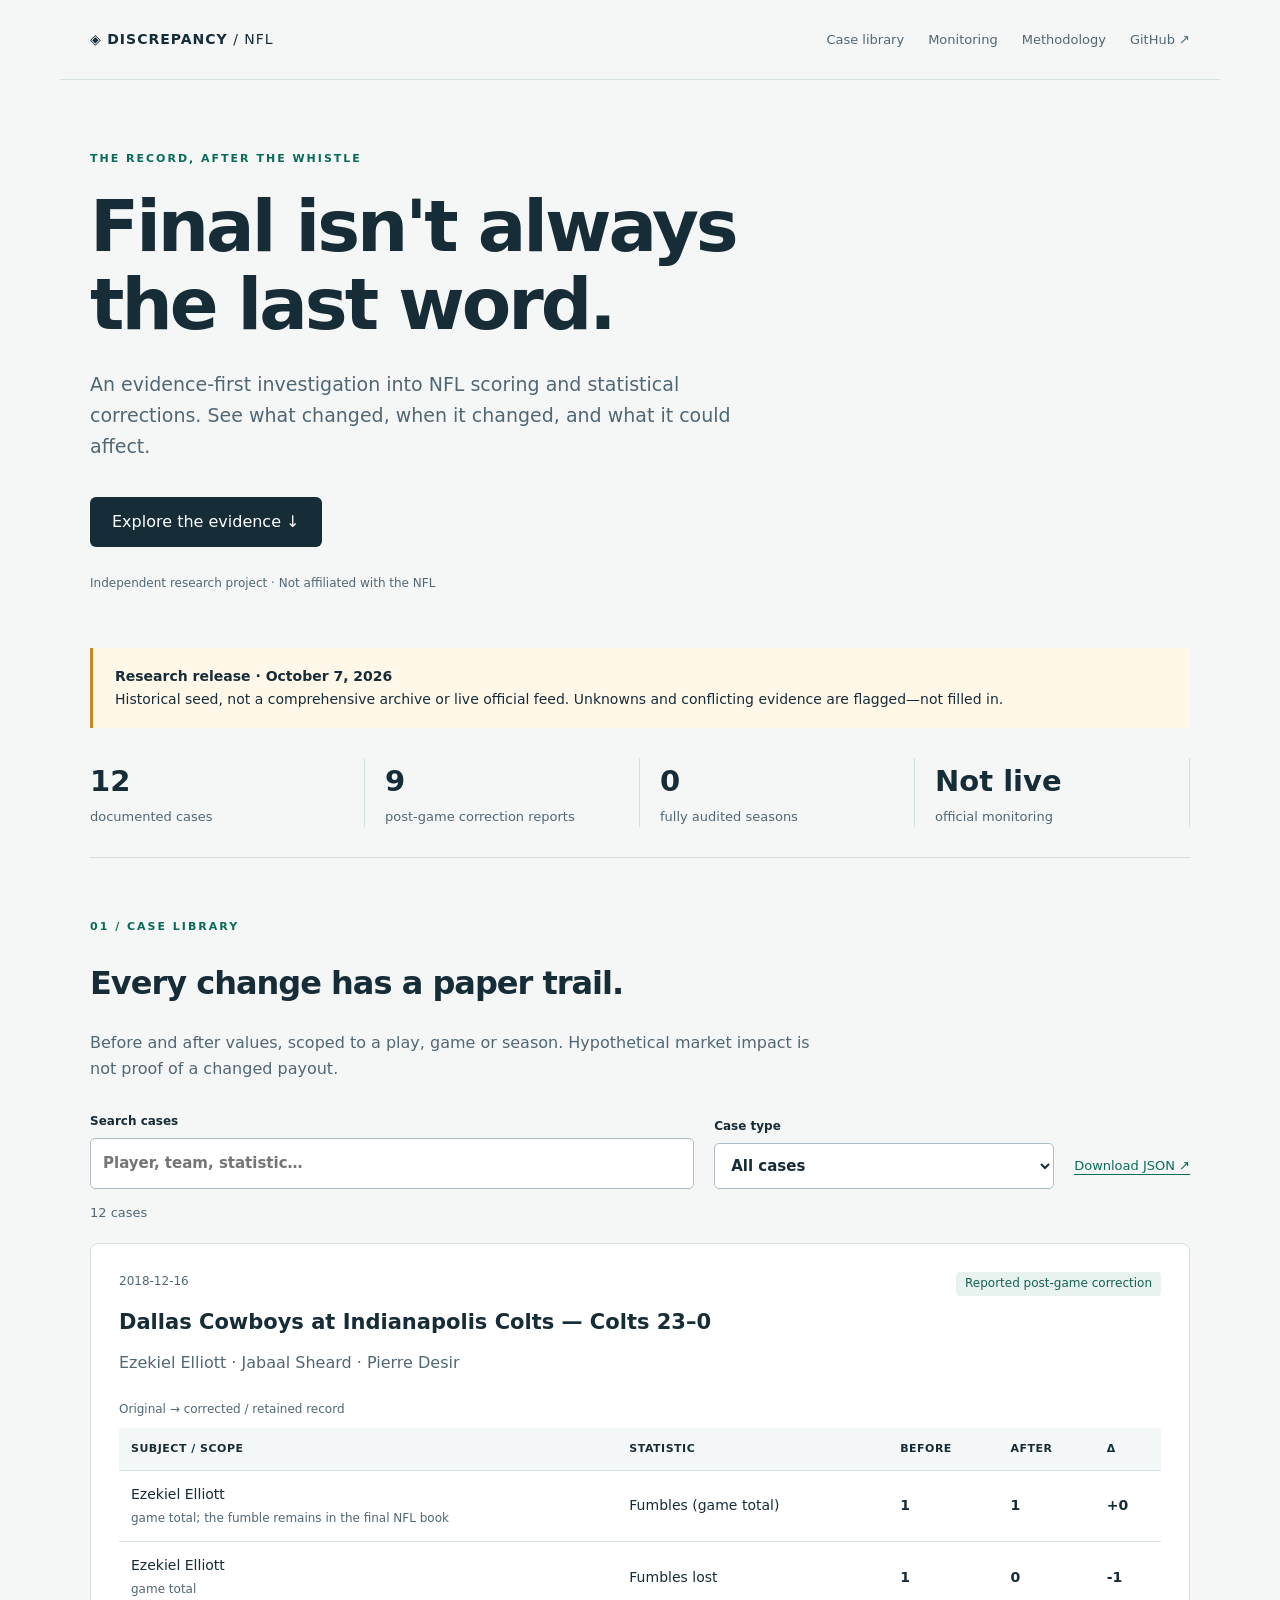
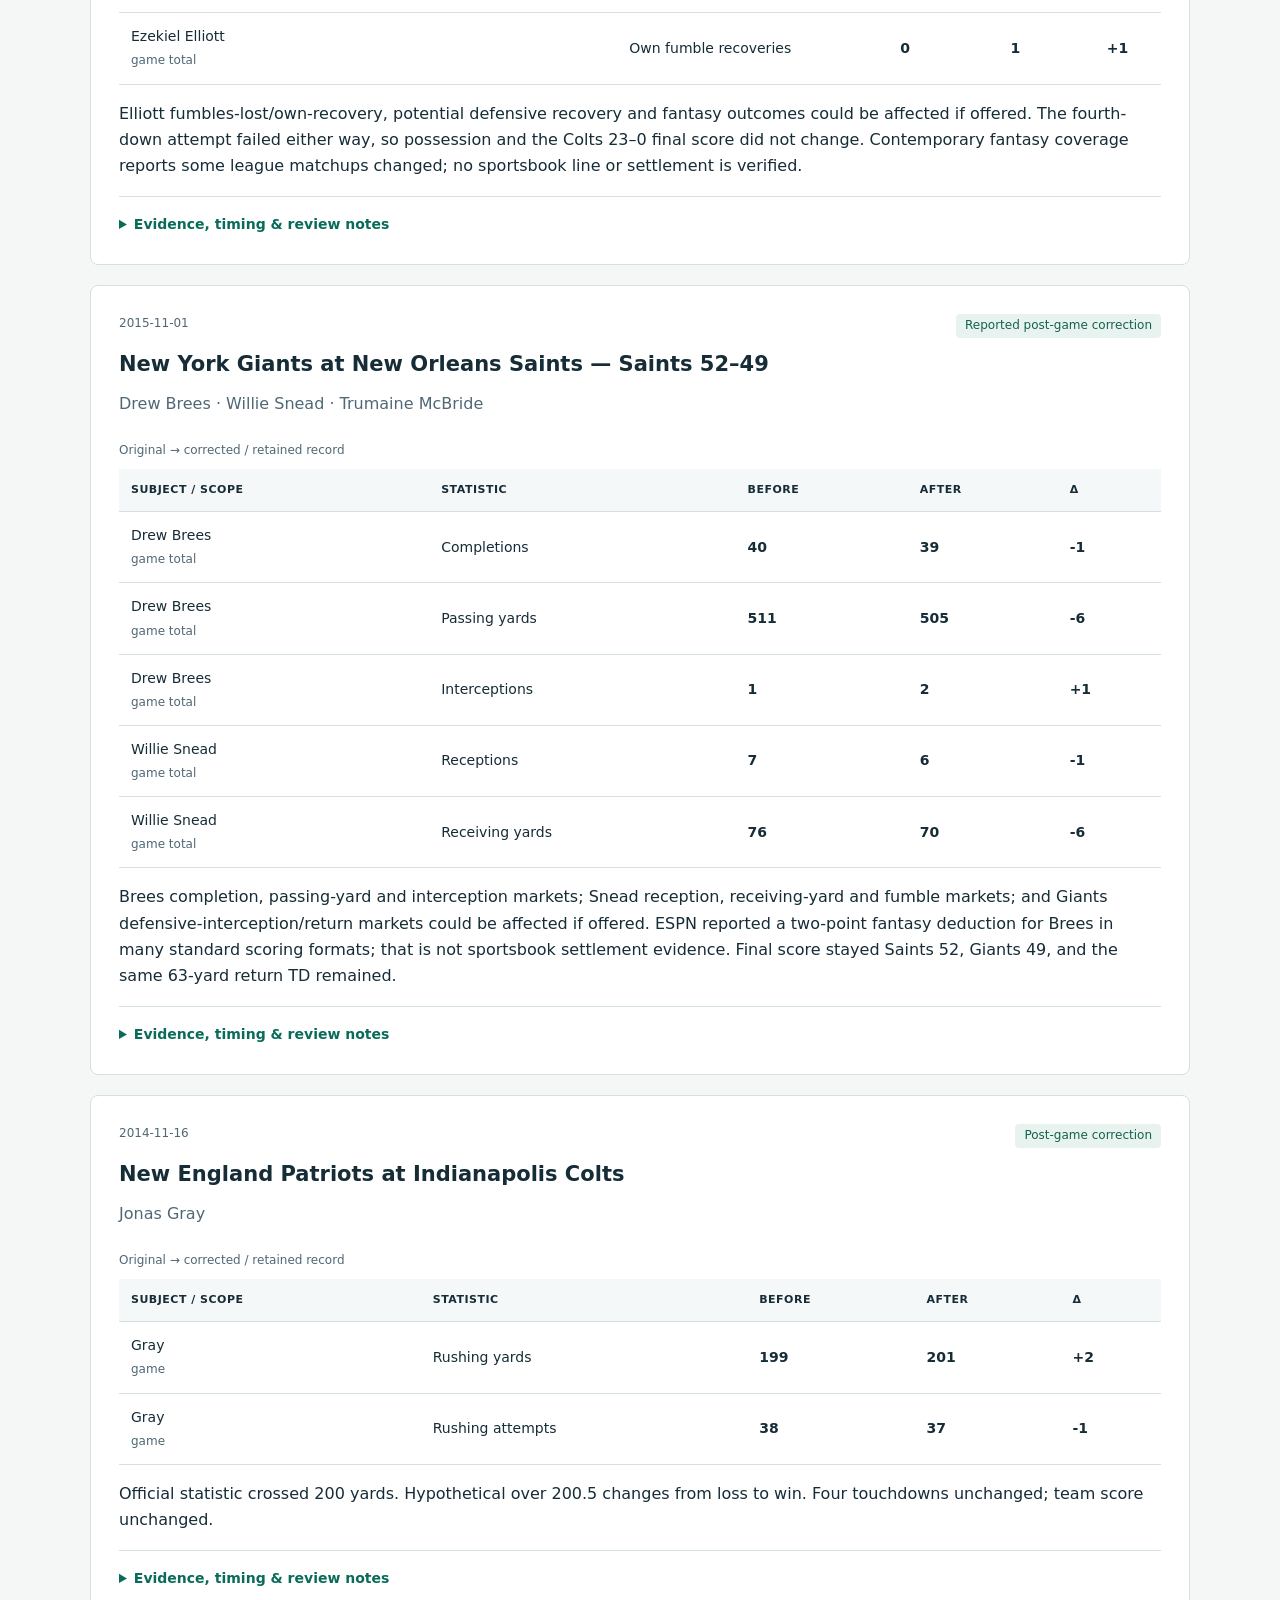
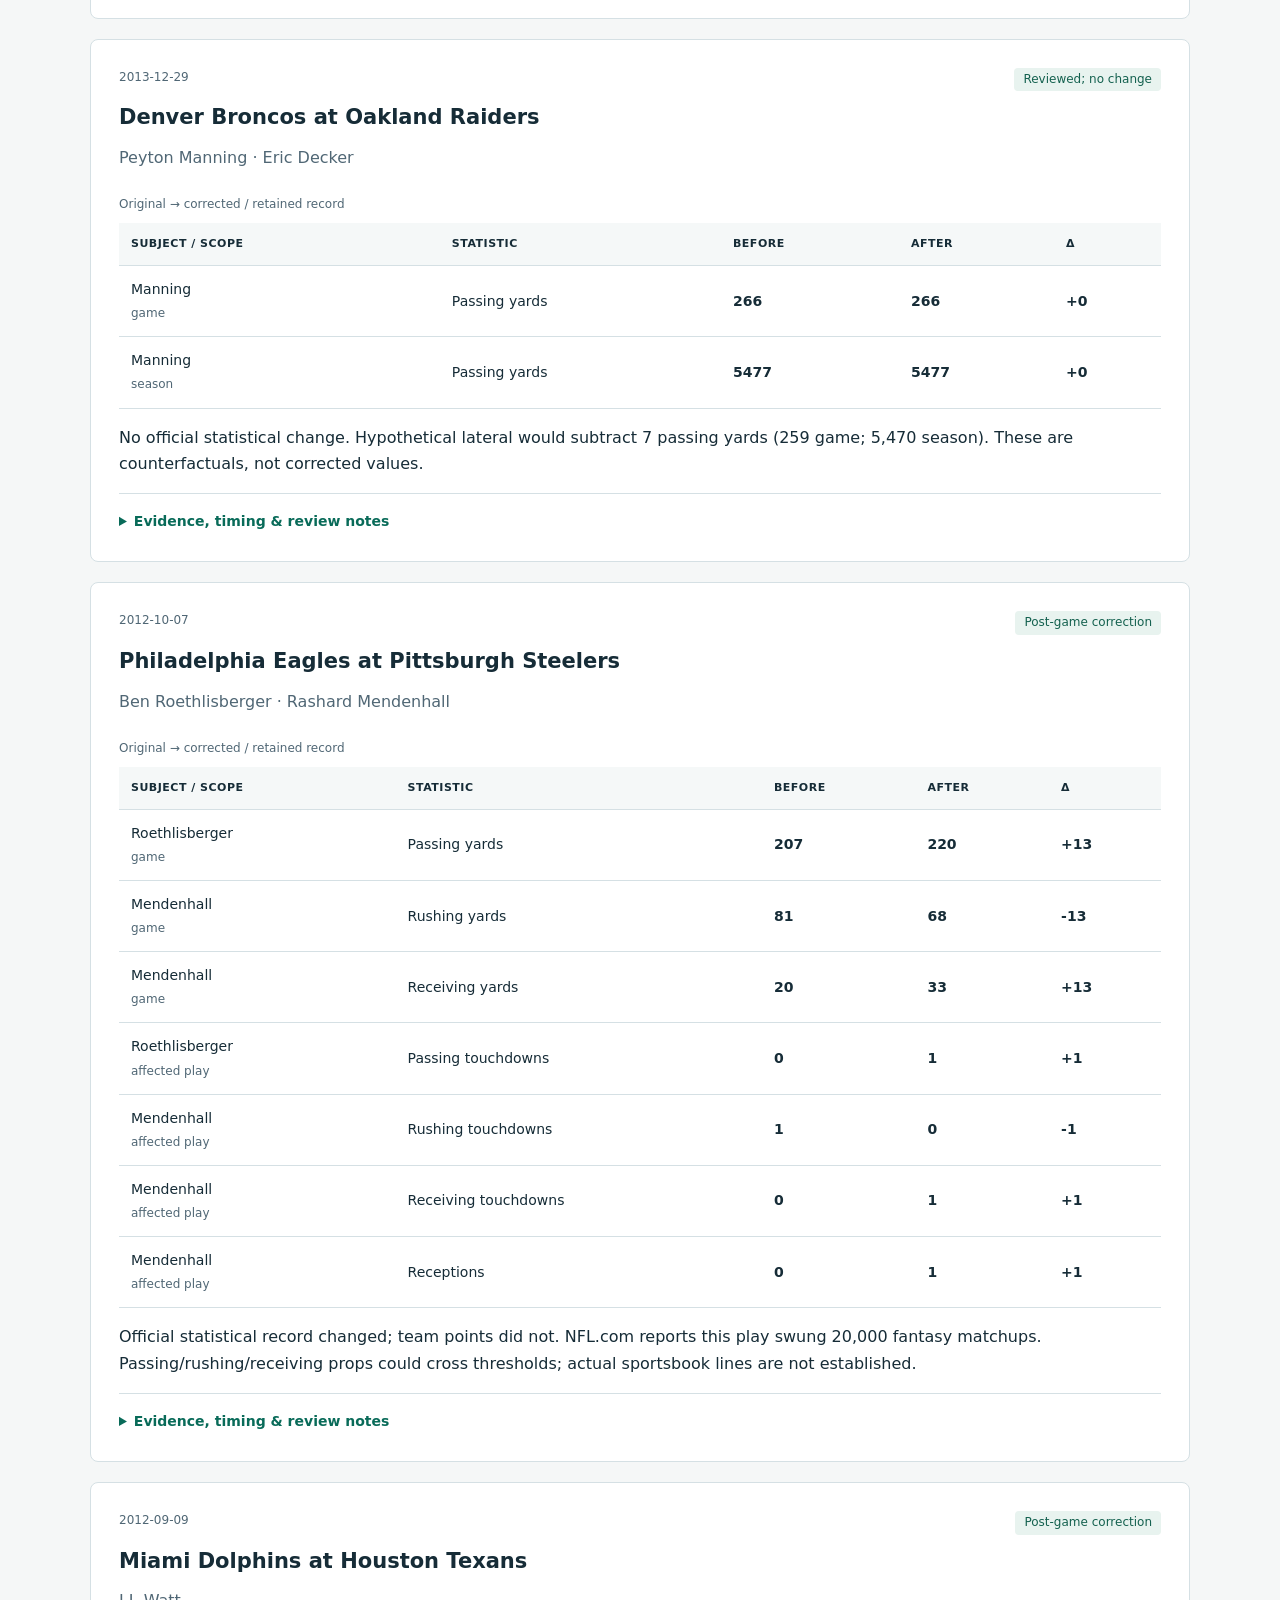
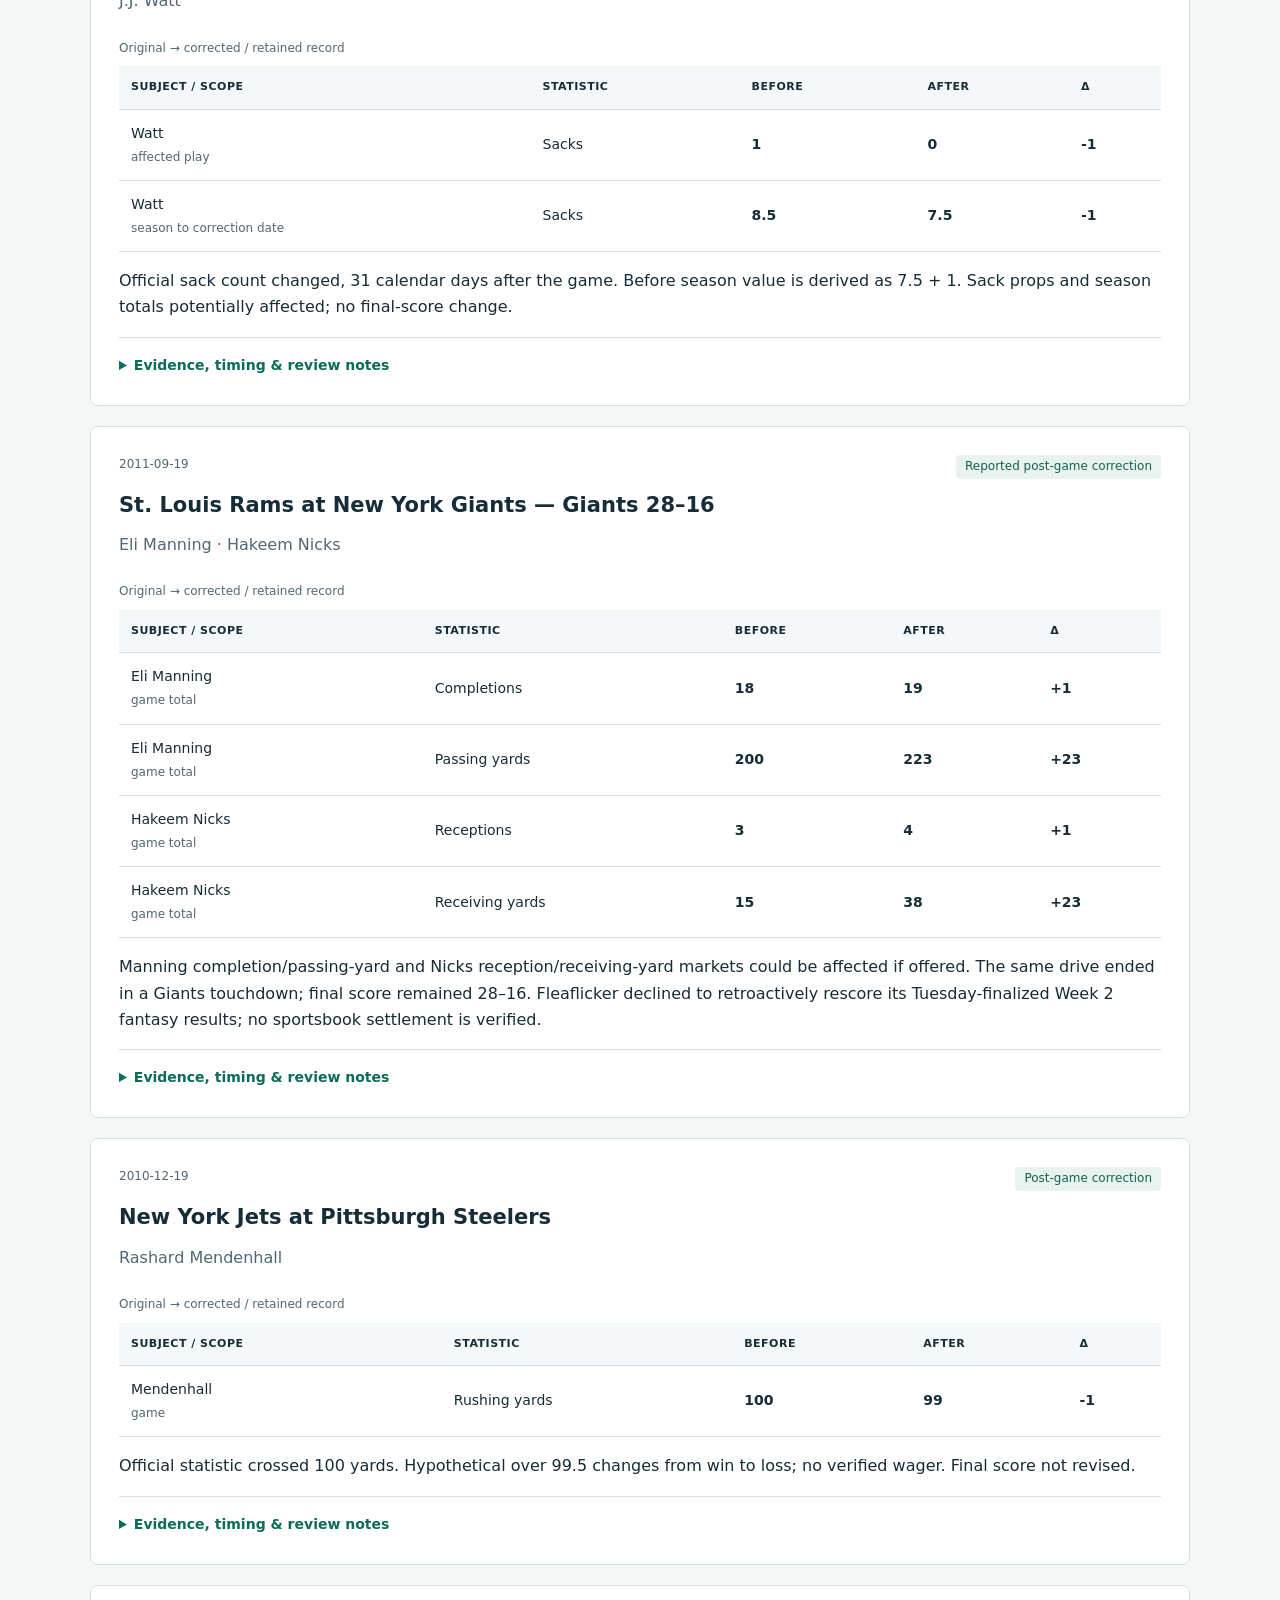
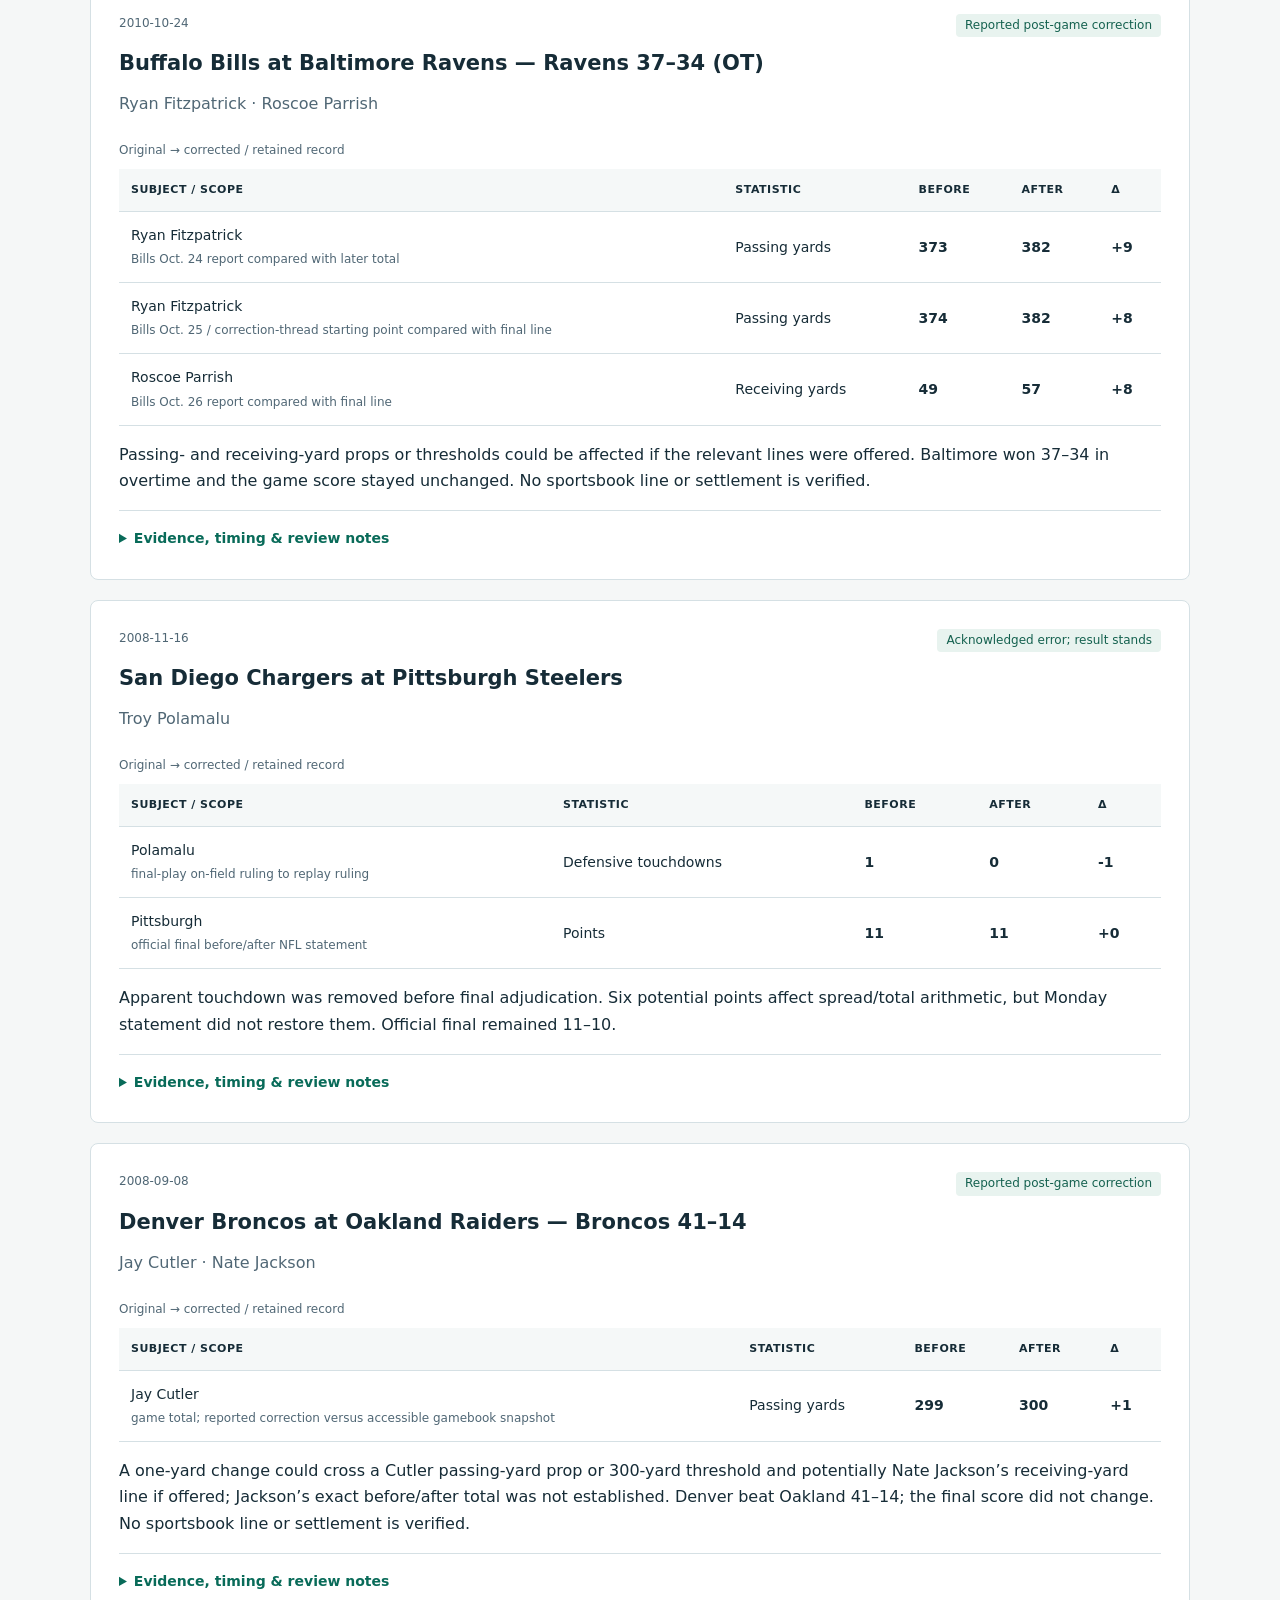
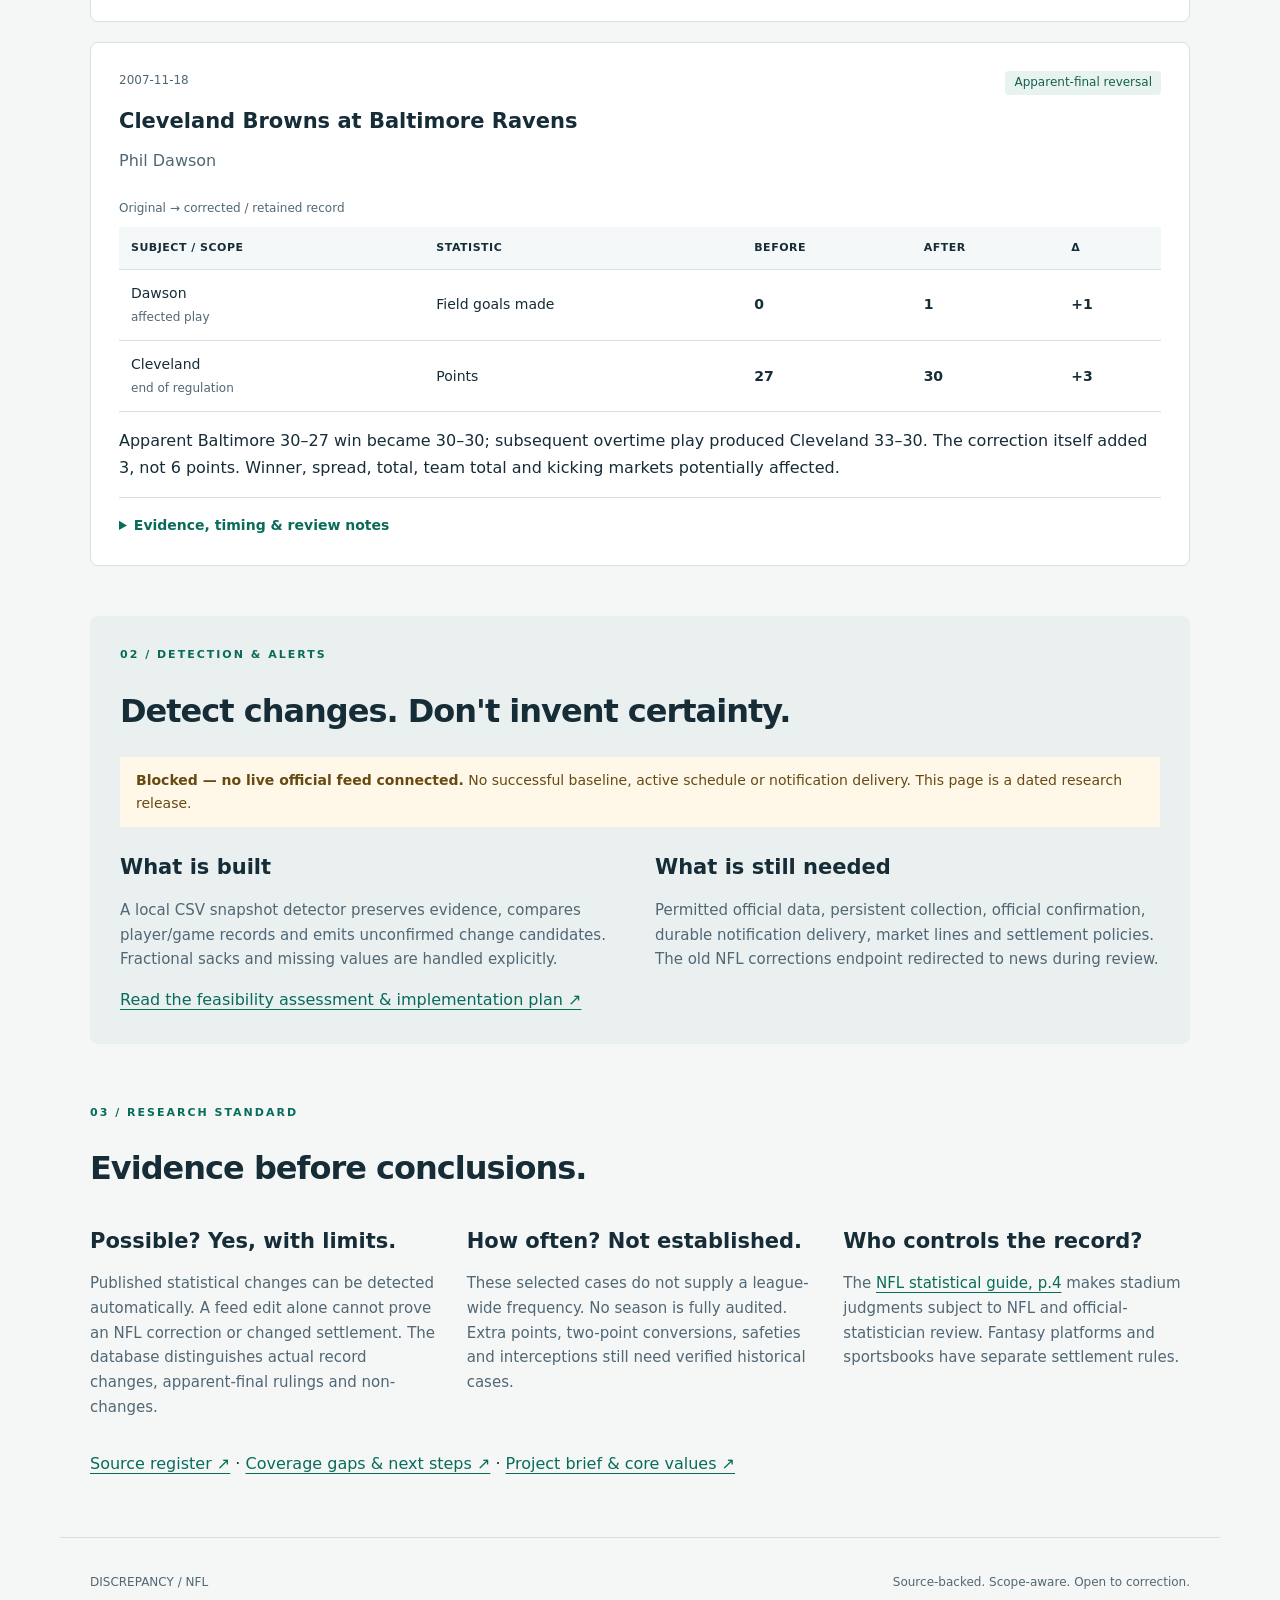
<file: research-seed/index.html>
<!doctype html><html lang="en"><head><meta charset="utf-8"><meta name="viewport" content="width=device-width,initial-scale=1"><meta name="description" content="Source-backed NFL scoring discrepancy research. Historical corrections, numerical changes and honest monitoring limitations."><title>NFL Discrepancy Observatory</title><link rel="stylesheet" href="style.css"><script src="site.js" defer></script></head><body><a class="skip" href="#database">Skip to database</a><header><a class="brand" href="#">◈ <b>DISCREPANCY</b> / NFL</a><nav aria-label="Main"><a href="#database">Case library</a><a href="#monitor">Monitoring</a><a href="#method">Methodology</a><a href="https://github.com/buffedlizard55-lab/SCORINGDISCREPNFL">GitHub ↗</a></nav></header><main><section class="hero"><div class="eyebrow">THE RECORD, AFTER THE WHISTLE</div><h1>Final isn't always<br>the last word.</h1><p class="intro">An evidence-first investigation into NFL scoring and statistical corrections. See what changed, when it changed, and what it could affect.</p><a class="button" href="#database">Explore the evidence ↓</a><p class="subtle">Independent research project · Not affiliated with the NFL</p></section><div class="notice"><b>Research release · October 7, 2026</b><br>Historical seed, not a comprehensive archive or live official feed. Unknowns and conflicting evidence are flagged—not filled in.</div><section class="metrics" aria-label="Dataset scope"><div><strong>12</strong>documented cases</div><div><strong>9</strong>post-game correction reports</div><div><strong>0</strong>fully audited seasons</div><div><strong>Not live</strong>official monitoring</div></section><section id="database"><div class="heading"><div class="eyebrow">01 / CASE LIBRARY</div><h2>Every change has a paper trail.</h2><p>Before and after values, scoped to a play, game or season. Hypothetical market impact is not proof of a changed payout.</p></div><div class="toolbar"><label>Search cases<input id="search" type="search" placeholder="Player, team, statistic…"></label><label>Case type<select id="filter"><option value="">All cases</option><option>Post-game correction</option><option>Reported post-game correction</option><option>Apparent-final reversal</option><option>Acknowledged error; result stands</option><option>Reviewed; no change</option></select></label><a href="../data/events.json" download>Download JSON ↗</a></div><p id="count" aria-live="polite">12 cases</p><div id="cases"><article data-kind="Reported post-game correction" id="2018-12-16-dal-ind"><div class="meta">2018-12-16 <span>Reported post-game correction</span></div><h3>Dallas Cowboys at Indianapolis Colts — Colts 23–0</h3><p class="players">Ezekiel Elliott · Jabaal Sheard · Pierre Desir</p><div class="table-wrap"><table><caption>Original → corrected / retained record</caption><thead><tr><th>Subject / scope</th><th>Statistic</th><th>Before</th><th>After</th><th>Δ</th></tr></thead><tbody><tr><td>Ezekiel Elliott<br><small>game total; the fumble remains in the final NFL book</small></td><td>Fumbles (game total)</td><td>1</td><td>1</td><td>+0</td></tr><tr><td>Ezekiel Elliott<br><small>game total</small></td><td>Fumbles lost</td><td>1</td><td>0</td><td>-1</td></tr><tr><td>Ezekiel Elliott<br><small>game total</small></td><td>Own fumble recoveries</td><td>0</td><td>1</td><td>+1</td></tr></tbody></table></div><p>Elliott fumbles-lost/own-recovery, potential defensive recovery and fantasy outcomes could be affected if offered. The fourth-down attempt failed either way, so possession and the Colts 23–0 final score did not change. Contemporary fantasy coverage reports some league matchups changed; no sportsbook line or settlement is verified.</p><details><summary>Evidence, timing & review notes</summary><p><b>Reported correction / decision date:</b> 2018-12-19 — The legacy NFL Fantasy correction entry is indexed with a Dec. 19 date; contemporary coverage appeared Dec. 20. The exact internal review time is not established.</p><p><b>Reason:</b> At 14:15 of Q2, on fourth-and-1 at IND 3, final NFL play-by-play records Elliott for −2 yards to IND 5, fumbles after a P. Desir hit, and recovers at IND 5. Secondary reports say the initial box score credited Jabaal Sheard with the recovery; no primary public explanation for the re-attribution was located.</p><p>No sportsbook settlement independently verified.</p><p class="flag">Review note: The fumble itself was not removed: the final NFL book lists 1 FUM, 0 LOST, 1 OWN-REC. The official correction route now redirects; its Dec. 19 date comes from the indexed entry. The rationale for changing the recovery attribution remains secondary reporting, not a located NFL explanation.</p><ul class="sources"><li><a href="https://static.www.nfl.com/image/upload/v1677629584/gamecenter/10012018-1216-057f-4029-67fe30f4ed02.pdf">NFL official gamebook PDF (2018 final record)</a> <small>· official primary record</small><blockquote>Final table lists Elliott with one fumble, zero lost, and one own recovery; Q2 14:15 play-by-play records him recovering at IND 5.</blockquote></li><li><a href="https://fantasy.nfl.com/research/statcorrections?position=2&amp;statCategory=stats&amp;statSeason=2018&amp;statType=weekStats&amp;statWeek=15">NFL Fantasy Week 15 correction route (legacy; now redirects)</a> <small>· official archive result as indexed; inaccessible live route</small><blockquote>The indexed entry dated Dec. 19 reports Fumbles Lost 1→0 and Fumbles Recovery 0→1; the live route redirects.</blockquote></li><li><a href="https://www.actionnetwork.com/nfl/ezekiel-elliott-stat-correction-fantasy-football-fumble">The Action Network, later reconstruction of the play text</a> <small>· later secondary reporting</small><blockquote>Quotes the initial Sheard-recovery box-score text and the revised text: Elliott fumbles and recovers at IND 5.</blockquote></li><li><a href="https://wolfsports.com/fantasy/ezekiel-elliott-stat-correction-turns-many-fantasy-football-playoff-matchups/">Wolf Sports, contemporary fantasy coverage (Dec. 20)</a> <small>· contemporary secondary reporting</small><blockquote>Reports an official correction after a failed fourth down; notes the play was a turnover on downs either way and disputes the recovery evidence.</blockquote></li></ul><p><small>Evidence reviewed 2026-10-07. Numerical evidence mappings and derivations are in the JSON download.</small></p></details></article>
<article data-kind="Reported post-game correction" id="2015-11-01-nyg-no"><div class="meta">2015-11-01 <span>Reported post-game correction</span></div><h3>New York Giants at New Orleans Saints — Saints 52–49</h3><p class="players">Drew Brees · Willie Snead · Trumaine McBride</p><div class="table-wrap"><table><caption>Original → corrected / retained record</caption><thead><tr><th>Subject / scope</th><th>Statistic</th><th>Before</th><th>After</th><th>Δ</th></tr></thead><tbody><tr><td>Drew Brees<br><small>game total</small></td><td>Completions</td><td>40</td><td>39</td><td>-1</td></tr><tr><td>Drew Brees<br><small>game total</small></td><td>Passing yards</td><td>511</td><td>505</td><td>-6</td></tr><tr><td>Drew Brees<br><small>game total</small></td><td>Interceptions</td><td>1</td><td>2</td><td>+1</td></tr><tr><td>Willie Snead<br><small>game total</small></td><td>Receptions</td><td>7</td><td>6</td><td>-1</td></tr><tr><td>Willie Snead<br><small>game total</small></td><td>Receiving yards</td><td>76</td><td>70</td><td>-6</td></tr></tbody></table></div><p>Brees completion, passing-yard and interception markets; Snead reception, receiving-yard and fumble markets; and Giants defensive-interception/return markets could be affected if offered. ESPN reported a two-point fantasy deduction for Brees in many standard scoring formats; that is not sportsbook settlement evidence. Final score stayed Saints 52, Giants 49, and the same 63-yard return TD remained.</p><details><summary>Evidence, timing & review notes</summary><p><b>Reported correction / decision date:</b> 2015-11-02 — ESPN reported the Elias correction on Monday, Nov. 2 and followed up Nov. 4. The exact NFL database timestamp was not located.</p><p><b>Reason:</b> ESPN reports that Elias reclassified Snead’s fourth-quarter catch/fumble as an interception because he never had full control. The same 63-yard Giants return remained a touchdown; only the turnover type changed.</p><p>No sportsbook settlement independently verified.</p><p class="flag">Review note: NJ.com reported 504 passing yards; the NFL final gamebook and ESPN’s final box score list 505. This record uses 505 and preserves the conflict. No sportsbook line or settlement was verified.</p><ul class="sources"><li><a href="https://static.www.nfl.com/image/upload/v1677630285/gamecenter/10012015-1101-0689-ea3a-3c00d2dacd59.pdf">NFL official gamebook PDF (2015 final record)</a> <small>· official primary record</small><blockquote>Final lines list Brees 39/50 for 505 yards, seven TD and two INT; Snead 6/70/2 TD; McBride’s 63-yard interception return TD.</blockquote></li><li><a href="https://www.neworleanssaints.com/news/new-orleans-saints-beat-new-york-giants-52-49-in-wild-game-16198607">New Orleans Saints, game-night recap (initial line)</a> <small>· official team report; pre-correction report</small><blockquote>Reports Brees at 511 yards and Snead at seven catches for 76 yards before the correction.</blockquote></li><li><a href="https://www.espn.com/blog/new-orleans-saints/post/_/id/19086/stat-correction-takes-small-bite-out-of-drew-brees-big-day">ESPN, contemporaneous report quoting the Elias correction</a> <small>· contemporaneous reporting</small><blockquote>Elias changed Snead’s fourth-quarter catch/fumble to an interception; Brees lost a six-yard completion and finished 39/50 for 505.</blockquote></li><li><a href="https://www.espn.com/blog/new-orleans-saints/post/_/id/19142/drew-brees-fine-with-stat-correction-but-not-sold-on-nfl-catch-rule">ESPN, follow-up on Brees correction</a> <small>· contemporaneous reporting</small><blockquote>Reports Snead never had full control and the same 63-yard return touchdown remained.</blockquote></li><li><a href="https://www.nj.com/giants/2015/11/new_orleans_saints_drew_brees_was_a_smidge_less_sp.html">NJ.com, conflicting 504-yard report</a> <small>· contemporaneous secondary report; conflicts with final NFL book</small><blockquote>A contemporaneous secondary report gives Brees 504 passing yards; final NFL gamebook gives 505.</blockquote></li></ul><p><small>Evidence reviewed 2026-10-07. Numerical evidence mappings and derivations are in the JSON download.</small></p></details></article>
<article data-kind="Post-game correction" id="2014-11-16-ne-ind"><div class="meta">2014-11-16 <span>Post-game correction</span></div><h3>New England Patriots at Indianapolis Colts</h3><p class="players">Jonas Gray</p><div class="table-wrap"><table><caption>Original → corrected / retained record</caption><thead><tr><th>Subject / scope</th><th>Statistic</th><th>Before</th><th>After</th><th>Δ</th></tr></thead><tbody><tr><td>Gray<br><small>game</small></td><td>Rushing yards</td><td>199</td><td>201</td><td>+2</td></tr><tr><td>Gray<br><small>game</small></td><td>Rushing attempts</td><td>38</td><td>37</td><td>-1</td></tr></tbody></table></div><p>Official statistic crossed 200 yards. Hypothetical over 200.5 changes from loss to win. Four touchdowns unchanged; team score unchanged.</p><details><summary>Evidence, timing & review notes</summary><p><b>Reported correction / decision date:</b> 2014-11-18 — date only; publication is not an exact correction timestamp.</p><p><b>Reason:</b> A two-yard loss was removed because the play was nullified by an accepted penalty.</p><p>No sportsbook settlement independently verified.</p><p class="flag">Review note: Sources disagree on penalized defender: Patriots says Jerel Freeman; ESPN says Erik Walden. Identity unresolved; omitted from reason.</p><ul class="sources"><li><a href="https://www.patriots.com/news/gray-s-day-gets-even-bigger-213496">Patriots.com</a> <small>· official</small><blockquote>After the correction Gray is now listed with 37 carries for 201 yards and four touchdowns</blockquote></li><li><a href="https://www.espn.com/boston/nfl/story/_/id/11898556/stat-correction-gives-new-england-patriots-jonas-gray-201-rushing-yards-indianapolis-colts">ESPN</a> <small>· report</small><blockquote>37 carries for 201 yards instead of 38 carries for 199 yards</blockquote></li></ul><p><small>Evidence reviewed 2026-10-07. Numerical evidence mappings and derivations are in the JSON download.</small></p></details></article>
<article data-kind="Reviewed; no change" id="2013-12-29-den-oak"><div class="meta">2013-12-29 <span>Reviewed; no change</span></div><h3>Denver Broncos at Oakland Raiders</h3><p class="players">Peyton Manning · Eric Decker</p><div class="table-wrap"><table><caption>Original → corrected / retained record</caption><thead><tr><th>Subject / scope</th><th>Statistic</th><th>Before</th><th>After</th><th>Δ</th></tr></thead><tbody><tr><td>Manning<br><small>game</small></td><td>Passing yards</td><td>266</td><td>266</td><td>+0</td></tr><tr><td>Manning<br><small>season</small></td><td>Passing yards</td><td>5477</td><td>5477</td><td>+0</td></tr></tbody></table></div><p>No official statistical change. Hypothetical lateral would subtract 7 passing yards (259 game; 5,470 season). These are counterfactuals, not corrected values.</p><details><summary>Evidence, timing & review notes</summary><p><b>Reported correction / decision date:</b> 2013-12-31 — date only; publication is not an exact correction timestamp.</p><p><b>Reason:</b> Elias retained on-site forward-pass classification after review of a seven-yard completion.</p><p>No sportsbook settlement independently verified.</p><ul class="sources"><li><a href="https://www.espn.com/nfl/playoffs/2013/story/_/id/10224344/peyton-manning-passing-yardage-record-stand">ESPN quoting NFL spokesman</a> <small>· report</small><blockquote>Elias Sports Bureau made the final call after reviewing the play, which will remain a pass</blockquote></li></ul><p><small>Evidence reviewed 2026-10-07. Numerical evidence mappings and derivations are in the JSON download.</small></p></details></article>
<article data-kind="Post-game correction" id="2012-10-07-pit-phi"><div class="meta">2012-10-07 <span>Post-game correction</span></div><h3>Philadelphia Eagles at Pittsburgh Steelers</h3><p class="players">Ben Roethlisberger · Rashard Mendenhall</p><div class="table-wrap"><table><caption>Original → corrected / retained record</caption><thead><tr><th>Subject / scope</th><th>Statistic</th><th>Before</th><th>After</th><th>Δ</th></tr></thead><tbody><tr><td>Roethlisberger<br><small>game</small></td><td>Passing yards</td><td>207</td><td>220</td><td>+13</td></tr><tr><td>Mendenhall<br><small>game</small></td><td>Rushing yards</td><td>81</td><td>68</td><td>-13</td></tr><tr><td>Mendenhall<br><small>game</small></td><td>Receiving yards</td><td>20</td><td>33</td><td>+13</td></tr><tr><td>Roethlisberger<br><small>affected play</small></td><td>Passing touchdowns</td><td>0</td><td>1</td><td>+1</td></tr><tr><td>Mendenhall<br><small>affected play</small></td><td>Rushing touchdowns</td><td>1</td><td>0</td><td>-1</td></tr><tr><td>Mendenhall<br><small>affected play</small></td><td>Receiving touchdowns</td><td>0</td><td>1</td><td>+1</td></tr><tr><td>Mendenhall<br><small>affected play</small></td><td>Receptions</td><td>0</td><td>1</td><td>+1</td></tr></tbody></table></div><p>Official statistical record changed; team points did not. NFL.com reports this play swung 20,000 fantasy matchups. Passing/rushing/receiving props could cross thresholds; actual sportsbook lines are not established.</p><details><summary>Evidence, timing & review notes</summary><p><b>Reported correction / decision date:</b> 2012-10-10 — date only; publication is not an exact correction timestamp.</p><p><b>Reason:</b> A throw originally scored as a backward lateral was determined to have gone forward.</p><p>No sportsbook settlement independently verified.</p><p class="flag">Review note: ESPN article ends with an apparent yardage-scoring typo; do not generalize its historical fantasy rules.</p><ul class="sources"><li><a href="https://www.nfl.com/news/ben-roethlisberger-stat-correction-spurs-fantasy-chaos-0ap1000000079289">NFL.com</a> <small>· official</small><blockquote>Mendenhall originally was credited with a 13-yard touchdown run on the play</blockquote></li><li><a href="https://www.espn.com/fantasy/football/ffl/story?id=8487835">ESPN</a> <small>· report</small><blockquote>he had 207 yards prior to the correction, and will have 220 afterwards</blockquote></li></ul><p><small>Evidence reviewed 2026-10-07. Numerical evidence mappings and derivations are in the JSON download.</small></p></details></article>
<article data-kind="Post-game correction" id="2012-09-09-hou-mia"><div class="meta">2012-09-09 <span>Post-game correction</span></div><h3>Miami Dolphins at Houston Texans</h3><p class="players">J.J. Watt</p><div class="table-wrap"><table><caption>Original → corrected / retained record</caption><thead><tr><th>Subject / scope</th><th>Statistic</th><th>Before</th><th>After</th><th>Δ</th></tr></thead><tbody><tr><td>Watt<br><small>affected play</small></td><td>Sacks</td><td>1</td><td>0</td><td>-1</td></tr><tr><td>Watt<br><small>season to correction date</small></td><td>Sacks</td><td>8.5</td><td>7.5</td><td>-1</td></tr></tbody></table></div><p>Official sack count changed, 31 calendar days after the game. Before season value is derived as 7.5 + 1. Sack props and season totals potentially affected; no final-score change.</p><details><summary>Evidence, timing & review notes</summary><p><b>Reported correction / decision date:</b> 2012-10-10 — date only; publication is not an exact correction timestamp.</p><p><b>Reason:</b> A designed running play had incorrectly been credited as a sack.</p><p>No sportsbook settlement independently verified.</p><p class="flag">Review note: Do not confuse season-to-date numbers with game totals.</p><ul class="sources"><li><a href="https://www.nfl.com/news/j-j-watt-loses-nfl-s-sack-lead-on-statistical-correction-0ap1000000079268">NFL.com</a> <small>· official</small><blockquote>The correction bumps Watt&#x27;s sack total down to 7.5</blockquote></li></ul><p><small>Evidence reviewed 2026-10-07. Numerical evidence mappings and derivations are in the JSON download.</small></p></details></article>
<article data-kind="Reported post-game correction" id="2011-09-19-ram-nyg"><div class="meta">2011-09-19 <span>Reported post-game correction</span></div><h3>St. Louis Rams at New York Giants — Giants 28–16</h3><p class="players">Eli Manning · Hakeem Nicks</p><div class="table-wrap"><table><caption>Original → corrected / retained record</caption><thead><tr><th>Subject / scope</th><th>Statistic</th><th>Before</th><th>After</th><th>Δ</th></tr></thead><tbody><tr><td>Eli Manning<br><small>game total</small></td><td>Completions</td><td>18</td><td>19</td><td>+1</td></tr><tr><td>Eli Manning<br><small>game total</small></td><td>Passing yards</td><td>200</td><td>223</td><td>+23</td></tr><tr><td>Hakeem Nicks<br><small>game total</small></td><td>Receptions</td><td>3</td><td>4</td><td>+1</td></tr><tr><td>Hakeem Nicks<br><small>game total</small></td><td>Receiving yards</td><td>15</td><td>38</td><td>+23</td></tr></tbody></table></div><p>Manning completion/passing-yard and Nicks reception/receiving-yard markets could be affected if offered. The same drive ended in a Giants touchdown; final score remained 28–16. Fleaflicker declined to retroactively rescore its Tuesday-finalized Week 2 fantasy results; no sportsbook settlement is verified.</p><details><summary>Evidence, timing & review notes</summary><p><b>Reported correction / decision date:</b> 2011-09-21 — A Fleaflicker forum post at 8:11 p.m. on Sept. 21 reported the NFL credit; that is not an NFL-system timestamp.</p><p><b>Reason:</b> Contemporaneous reports describe the fourth-down play as initially called incomplete with defensive pass interference. The final NFL gamebook credits Nicks with a 23-yard catch at 6:37 of Q1, fourth-and-four at the Rams 32, with PI declined. The official notice and review rationale were not located.</p><p>No sportsbook settlement independently verified.</p><p class="flag">Review note: The exact NFL correction timestamp and internal review notice were not found. The forum records a provider’s report of the correction and its own fantasy rescore decision, not a sportsbook outcome.</p><ul class="sources"><li><a href="https://static.www.nfl.com/image/upload/v1677630557/gamecenter/10012011-0919-0023-8cee-29d60bd5ad04.pdf">NFL official gamebook PDF (2011 final record)</a> <small>· official primary record</small><blockquote>Final lines list Manning 19/30 for 223 and Nicks 4/38; the 6:37 Q1 play is a 23-yard catch with PI declined.</blockquote></li><li><a href="https://www.giants.com/news/postgame-notes-anecdotes-5860212">New York Giants postgame notes (game-night line)</a> <small>· official team report; pre-correction report</small><blockquote>Reports Manning at 18 completions on 29 attempts for 200 yards.</blockquote></li><li><a href="https://www.bostonherald.com/2011/09/20/hakeem-nicks-not-only-plays-he-amazes/">Boston Herald, contemporaneous report</a> <small>· contemporaneous independent reporting</small><blockquote>Describes the fourth-down play as initially incomplete with PI and gives Nicks three catches for 15 yards.</blockquote></li><li><a href="https://www.fleaflicker.com/forums/help/topics/hakeem-nicks-scoring-mistake-19338">Fleaflicker, contemporaneous correction discussion</a> <small>· contemporaneous fantasy-provider report</small><blockquote>A Sept. 21 post says the NFL credited a 23-yard Nicks catch; the administrator says Week 2 scoring would not be retroactively changed.</blockquote></li></ul><p><small>Evidence reviewed 2026-10-07. Numerical evidence mappings and derivations are in the JSON download.</small></p></details></article>
<article data-kind="Post-game correction" id="2010-12-19-pit-nyj"><div class="meta">2010-12-19 <span>Post-game correction</span></div><h3>New York Jets at Pittsburgh Steelers</h3><p class="players">Rashard Mendenhall</p><div class="table-wrap"><table><caption>Original → corrected / retained record</caption><thead><tr><th>Subject / scope</th><th>Statistic</th><th>Before</th><th>After</th><th>Δ</th></tr></thead><tbody><tr><td>Mendenhall<br><small>game</small></td><td>Rushing yards</td><td>100</td><td>99</td><td>-1</td></tr></tbody></table></div><p>Official statistic crossed 100 yards. Hypothetical over 99.5 changes from win to loss; no verified wager. Final score not revised.</p><details><summary>Evidence, timing & review notes</summary><p><b>Reported correction / decision date:</b> 2010-12-23 — date only; publication is not an exact correction timestamp.</p><p><b>Reason:</b> NFL did not clarify the reason. Article associates the extra yard with a nine-yard run incorrectly spotted as a first down.</p><p>No sportsbook settlement independently verified.</p><p class="flag">Review note: Correction reason is reported context, not a confirmed NFL explanation.</p><ul class="sources"><li><a href="https://www.nfl.com/news/nfl-corrects-mendenhall-s-yardage-from-steelers-jets-game-09000d5d81d254ba">NFL.com</a> <small>· official</small><blockquote>has been reduced from 100 yards to 99</blockquote></li></ul><p><small>Evidence reviewed 2026-10-07. Numerical evidence mappings and derivations are in the JSON download.</small></p></details></article>
<article data-kind="Reported post-game correction" id="2010-10-24-buf-bal"><div class="meta">2010-10-24 <span>Reported post-game correction</span></div><h3>Buffalo Bills at Baltimore Ravens — Ravens 37–34 (OT)</h3><p class="players">Ryan Fitzpatrick · Roscoe Parrish</p><div class="table-wrap"><table><caption>Original → corrected / retained record</caption><thead><tr><th>Subject / scope</th><th>Statistic</th><th>Before</th><th>After</th><th>Δ</th></tr></thead><tbody><tr><td>Ryan Fitzpatrick<br><small>Bills Oct. 24 report compared with later total</small></td><td>Passing yards</td><td>373</td><td>382</td><td>+9</td></tr><tr><td>Ryan Fitzpatrick<br><small>Bills Oct. 25 / correction-thread starting point compared with final line</small></td><td>Passing yards</td><td>374</td><td>382</td><td>+8</td></tr><tr><td>Roscoe Parrish<br><small>Bills Oct. 26 report compared with final line</small></td><td>Receiving yards</td><td>49</td><td>57</td><td>+8</td></tr></tbody></table></div><p>Passing- and receiving-yard props or thresholds could be affected if the relevant lines were offered. Baltimore won 37–34 in overtime and the game score stayed unchanged. No sportsbook line or settlement is verified.</p><details><summary>Evidence, timing & review notes</summary><p><b>Reported correction / decision date:</b> 2010-10-29 — A secondary correction thread discussed the changes around Oct. 27–28; the Bills used 382 passing yards on Oct. 29. Exact NFL/Elias correction timestamp not located.</p><p><b>Reason:</b> The correction thread reports that a statistic changed but does not identify the play. No official NFL explanation or specific play was located. The Bills’ own Oct. 24 and Oct. 25 reports disagree by one yard before the later 382 figure.</p><p>No sportsbook settlement independently verified.</p><p class="flag">Review note: The initial Fitzpatrick total is unresolved: official Bills reports say 373 and 374 on consecutive days. The reported +8 starts from 374; from 373 the difference is +9. Exact play, reason and official correction timestamp remain unknown.</p><ul class="sources"><li><a href="https://static.www.nfl.com/image/upload/v1677630445/gamecenter/10012010-1024-0234-93cd-3a0ced0bcaef.pdf">NFL official gamebook PDF (2010 final record)</a> <small>· official primary record</small><blockquote>Final lines list Fitzpatrick at 382 passing yards and Parrish at eight catches for 57 yards.</blockquote></li><li><a href="https://www.buffalobills.com/news/bills-drop-heartbreaker-in-overtime-2955291">Buffalo Bills, game-day recap (Oct. 24)</a> <small>· official team report; pre-correction report</small><blockquote>Reports Fitzpatrick at 29/43 for 373 yards.</blockquote></li><li><a href="https://www.buffalobills.com/news/fitz-flourishing-in-bills-offense-2960204">Buffalo Bills, next-day report (Oct. 25)</a> <small>· official team report; pre-correction report</small><blockquote>Reports Fitzpatrick at 29/43 for 374 yards.</blockquote></li><li><a href="https://www.buffalobills.com/news/bills-wideouts-emerging-2964915">Buffalo Bills, receiver report (Oct. 26)</a> <small>· official team report; pre-correction report</small><blockquote>Reports Roscoe Parrish at eight catches for 49 yards.</blockquote></li><li><a href="https://www.buffalobills.com/news/gameday-tipsheet-week-8-2974315">Buffalo Bills, Week 8 game-day tipsheet (Oct. 29)</a> <small>· official team report; later total</small><blockquote>Uses 382 as Fitzpatrick’s passing-yard total at Baltimore.</blockquote></li><li><a href="https://forums.footballguys.com/threads/week-7-stat-corrections.566261/">Footballguys, Week 7 stat-corrections thread</a> <small>· contemporaneous secondary report; not an NFL notice</small><blockquote>Reports Fitzpatrick 374 to 382 and Parrish 49 to 57, citing BuffaloBills.com.</blockquote></li><li><a href="https://www.espn.com/nfl/matchup/_/gameId/301024033">ESPN final game matchup</a> <small>· independent final-box-score cross-check</small><blockquote>Final/OT box score lists Fitzpatrick at 382 passing yards; Buffalo lost 34–37.</blockquote></li></ul><p><small>Evidence reviewed 2026-10-07. Numerical evidence mappings and derivations are in the JSON download.</small></p></details></article>
<article data-kind="Acknowledged error; result stands" id="2008-11-16-pit-sd"><div class="meta">2008-11-16 <span>Acknowledged error; result stands</span></div><h3>San Diego Chargers at Pittsburgh Steelers</h3><p class="players">Troy Polamalu</p><div class="table-wrap"><table><caption>Original → corrected / retained record</caption><thead><tr><th>Subject / scope</th><th>Statistic</th><th>Before</th><th>After</th><th>Δ</th></tr></thead><tbody><tr><td>Polamalu<br><small>final-play on-field ruling to replay ruling</small></td><td>Defensive touchdowns</td><td>1</td><td>0</td><td>-1</td></tr><tr><td>Pittsburgh<br><small>official final before/after NFL statement</small></td><td>Points</td><td>11</td><td>11</td><td>+0</td></tr></tbody></table></div><p>Apparent touchdown was removed before final adjudication. Six potential points affect spread/total arithmetic, but Monday statement did not restore them. Official final remained 11–10.</p><details><summary>Evidence, timing & review notes</summary><p><b>Reported correction / decision date:</b> 2008-11-17 — date only; publication is not an exact correction timestamp.</p><p><b>Reason:</b> Crew confused which pass was illegal and incorrectly erased a defensive touchdown. NFL acknowledged error but kept final score.</p><p>No sportsbook settlement independently verified.</p><ul class="sources"><li><a href="https://www.nfl.com/news/nfl-explains-ruling-at-end-of-chargers-steelers-game-09000d5d80c94a63">NFL.com league statement</a> <small>· official</small><blockquote>The final score will remain Steelers 11, Chargers 10</blockquote></li></ul><p><small>Evidence reviewed 2026-10-07. Numerical evidence mappings and derivations are in the JSON download.</small></p></details></article>
<article data-kind="Reported post-game correction" id="2008-09-08-den-oak"><div class="meta">2008-09-08 <span>Reported post-game correction</span></div><h3>Denver Broncos at Oakland Raiders — Broncos 41–14</h3><p class="players">Jay Cutler · Nate Jackson</p><div class="table-wrap"><table><caption>Original → corrected / retained record</caption><thead><tr><th>Subject / scope</th><th>Statistic</th><th>Before</th><th>After</th><th>Δ</th></tr></thead><tbody><tr><td>Jay Cutler<br><small>game total; reported correction versus accessible gamebook snapshot</small></td><td>Passing yards</td><td>299</td><td>300</td><td>+1</td></tr></tbody></table></div><p>A one-yard change could cross a Cutler passing-yard prop or 300-yard threshold and potentially Nate Jackson’s receiving-yard line if offered; Jackson’s exact before/after total was not established. Denver beat Oakland 41–14; the final score did not change. No sportsbook line or settlement is verified.</p><details><summary>Evidence, timing & review notes</summary><p><b>Reported correction / decision date:</b> 2008-09-10 — The Denver Post page is dated Sept. 10, 2008 but also shows Updated May 7, 2016; the footnote version time is not separately shown. MyFantasyLeague posted its correction explainer Sept. 11, 2008. Exact NFL system timestamp unavailable.</p><p><b>Reason:</b> The Denver Post says official review of game footage credited one additional passing yard on a fourth-quarter completion to Nate Jackson. The accessible NFL gamebook still lists 299.</p><p>No sportsbook settlement independently verified.</p><p class="flag">Review note: Material version conflict: the accessible official NFL gamebook lists 299 while the Denver Post footnote and MyFantasyLeague report give 300. The Denver Post page shows a 2016 update, so the footnote’s original publication time is not independently established. The PDF has no visible update date; exact provenance and official correction notice remain unresolved.</p><ul class="sources"><li><a href="https://static.www.nfl.com/image/upload/v1677631577/gamecenter/10012008-0908-017d-37f0-43ac2a5d3356.pdf">NFL official gamebook PDF (2008; conflicting version)</a> <small>· official primary record; version conflict</small><blockquote>The accessible gamebook lists Jay Cutler at 16/24 for 299 passing yards.</blockquote></li><li><a href="https://www.denverpost.com/2008/09/10/marshall-roots-on-his-teammates-in-rout-of-raiders/">The Denver Post (page dated 2008; updated 2016)</a> <small>· newspaper report; footnote version timestamp not separately established</small><blockquote>Reports the official film-review yard change; the article page shows published Sep. 10, 2008 and updated May 7, 2016.</blockquote></li><li><a href="https://myfantasyleague.wordpress.com/2008/09/11/official-nfl-stat-corrections/">MyFantasyLeague, correction explainer</a> <small>· contemporaneous fantasy-provider report</small><blockquote>Reports the 299-to-300-yard correction after film review.</blockquote></li></ul><p><small>Evidence reviewed 2026-10-07. Numerical evidence mappings and derivations are in the JSON download.</small></p></details></article>
<article data-kind="Apparent-final reversal" id="2007-11-18-cle-bal"><div class="meta">2007-11-18 <span>Apparent-final reversal</span></div><h3>Cleveland Browns at Baltimore Ravens</h3><p class="players">Phil Dawson</p><div class="table-wrap"><table><caption>Original → corrected / retained record</caption><thead><tr><th>Subject / scope</th><th>Statistic</th><th>Before</th><th>After</th><th>Δ</th></tr></thead><tbody><tr><td>Dawson<br><small>affected play</small></td><td>Field goals made</td><td>0</td><td>1</td><td>+1</td></tr><tr><td>Cleveland<br><small>end of regulation</small></td><td>Points</td><td>27</td><td>30</td><td>+3</td></tr></tbody></table></div><p>Apparent Baltimore 30–27 win became 30–30; subsequent overtime play produced Cleveland 33–30. The correction itself added 3, not 6 points. Winner, spread, total, team total and kicking markets potentially affected.</p><details><summary>Evidence, timing & review notes</summary><p><b>Reported correction / decision date:</b> 2007-11-18 — date only; publication is not an exact correction timestamp.</p><p><b>Reason:</b> Officials conferred and determined the kick hit the support beyond the crossbar. Not a days-later statistical correction.</p><p>No sportsbook settlement independently verified.</p><p class="flag">Review note: Teams had left the field, but game adjudication was still ongoing; not a finalized-record reversal.</p><ul class="sources"><li><a href="https://www.espn.com/espn/wire/_/section/nfl/id/3117705">Associated Press / ESPN</a> <small>· report</small><blockquote>After a lengthy discussion, the officials ruled the kick passed through the uprights and called the teams back onto the field</blockquote></li><li><a href="https://www.clevelandbrowns.com/video/phil-dawson-s-bank-shot-fg-i-this-day-in-nfl-history-16318592">Cleveland Browns</a> <small>· official</small><blockquote>November 18, 2007, the Cleveland Browns defeat the Baltimore Ravens 33-30</blockquote></li></ul><p><small>Evidence reviewed 2026-10-07. Numerical evidence mappings and derivations are in the JSON download.</small></p></details></article></div><p id="empty" hidden>No cases match. Try another player, team or case type.</p></section><section id="monitor" class="panel"><div class="eyebrow">02 / DETECTION & ALERTS</div><h2>Detect changes. Don't invent certainty.</h2><p class="flag"><b>Blocked — no live official feed connected.</b> No successful baseline, active schedule or notification delivery. This page is a dated research release.</p><div class="columns"><div><h3>What is built</h3><p>A local CSV snapshot detector preserves evidence, compares player/game records and emits unconfirmed change candidates. Fractional sacks and missing values are handled explicitly.</p></div><div><h3>What is still needed</h3><p>Permitted official data, persistent collection, official confirmation, durable notification delivery, market lines and settlement policies. The old NFL corrections endpoint redirected to news during review.</p></div></div><a href="../docs/RESEARCH.md">Read the feasibility assessment & implementation plan ↗</a></section><section id="method"><div class="eyebrow">03 / RESEARCH STANDARD</div><h2>Evidence before conclusions.</h2><div class="columns"><div><h3>Possible? Yes, with limits.</h3><p>Published statistical changes can be detected automatically. A feed edit alone cannot prove an NFL correction or changed settlement. The database distinguishes actual record changes, apparent-final rulings and non-changes.</p></div><div><h3>How often? Not established.</h3><p>These selected cases do not supply a league-wide frequency. No season is fully audited. Extra points, two-point conversions, safeties and interceptions still need verified historical cases.</p></div><div><h3>Who controls the record?</h3><p>The <a href="https://www.nflgsis.com/gsis/documentation/stadiumguides/guide_for_statisticians.pdf">NFL statistical guide, p.4</a> makes stadium judgments subject to NFL and official-statistician review. Fantasy platforms and sportsbooks have separate settlement rules.</p></div></div><p><a href="../data/sources.json">Source register ↗</a> · <a href="../docs/RESEARCH.md">Coverage gaps & next steps ↗</a> · <a href="../README.md">Project brief & core values ↗</a></p></section></main><footer>DISCREPANCY / NFL <span>Source-backed. Scope-aware. Open to correction.</span></footer><noscript><p>All evidence is available without JavaScript. Search and filtering require JavaScript.</p></noscript></body></html>
</file>
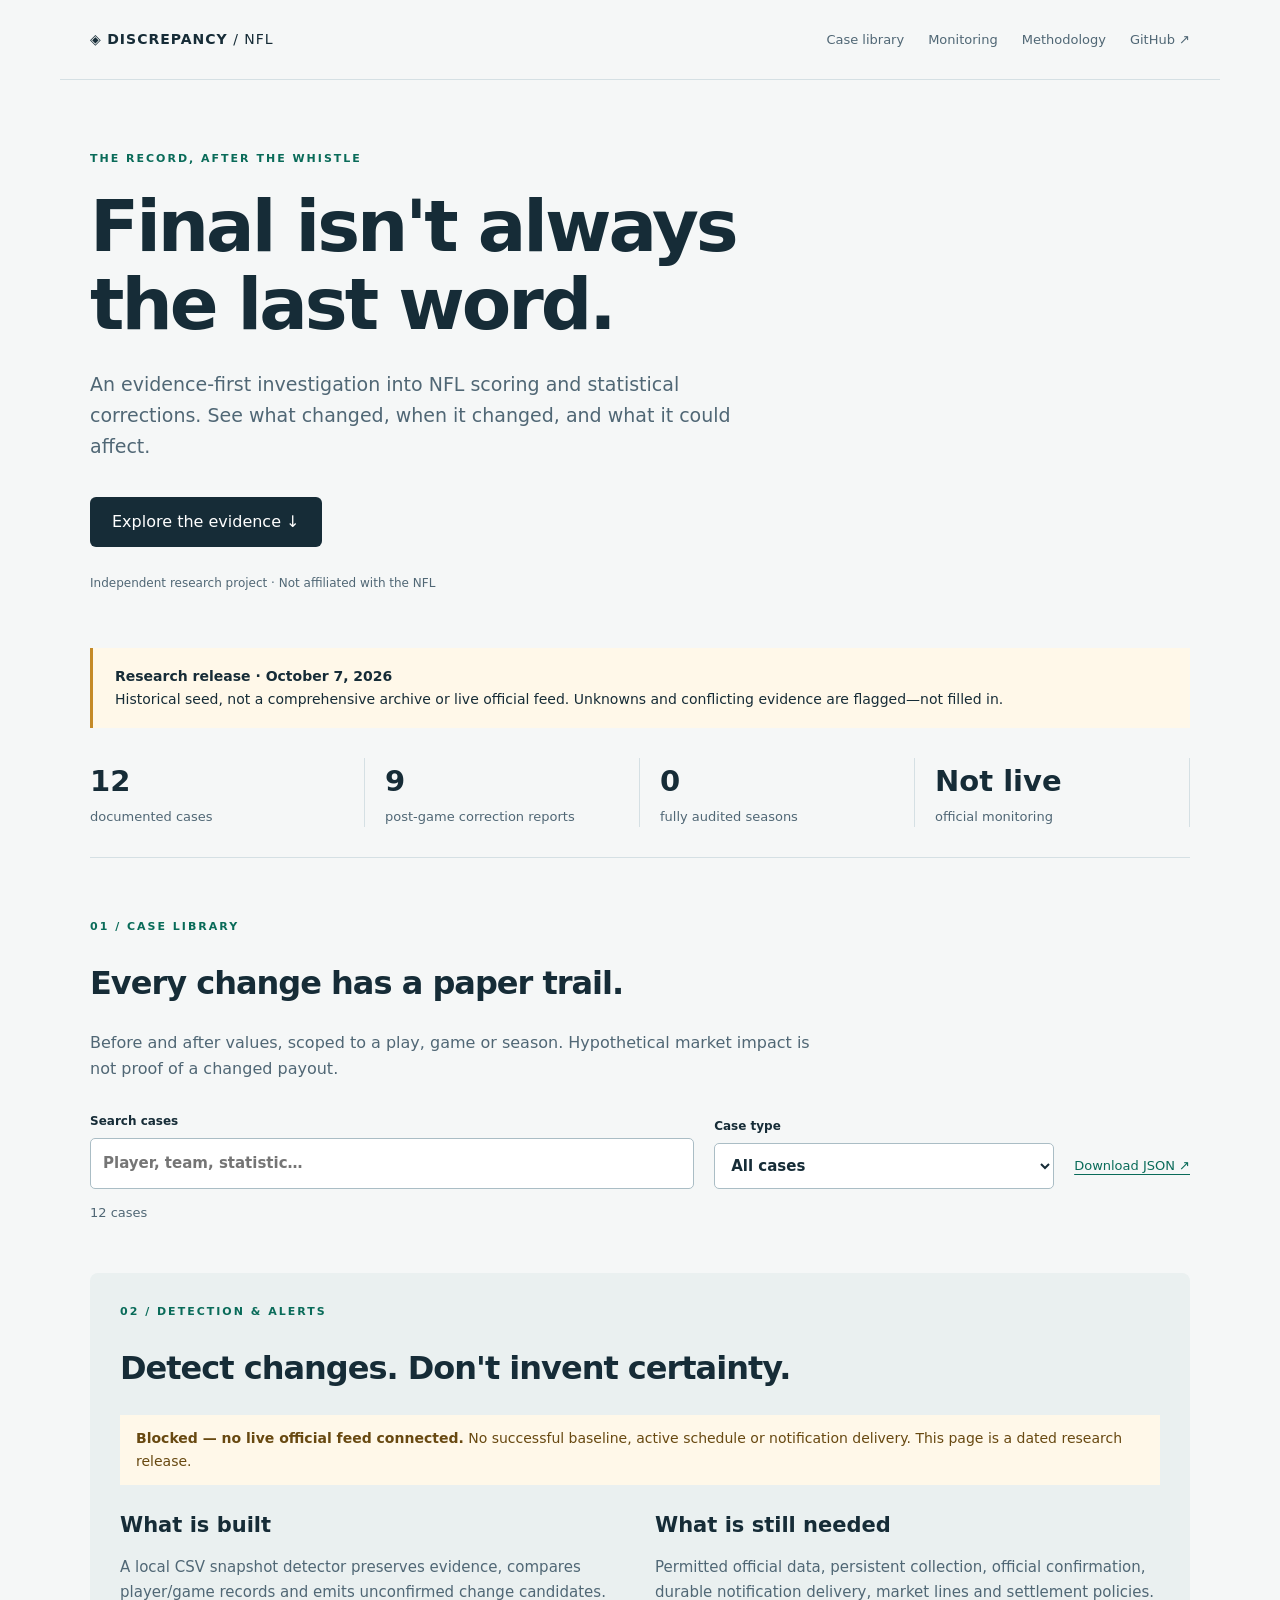
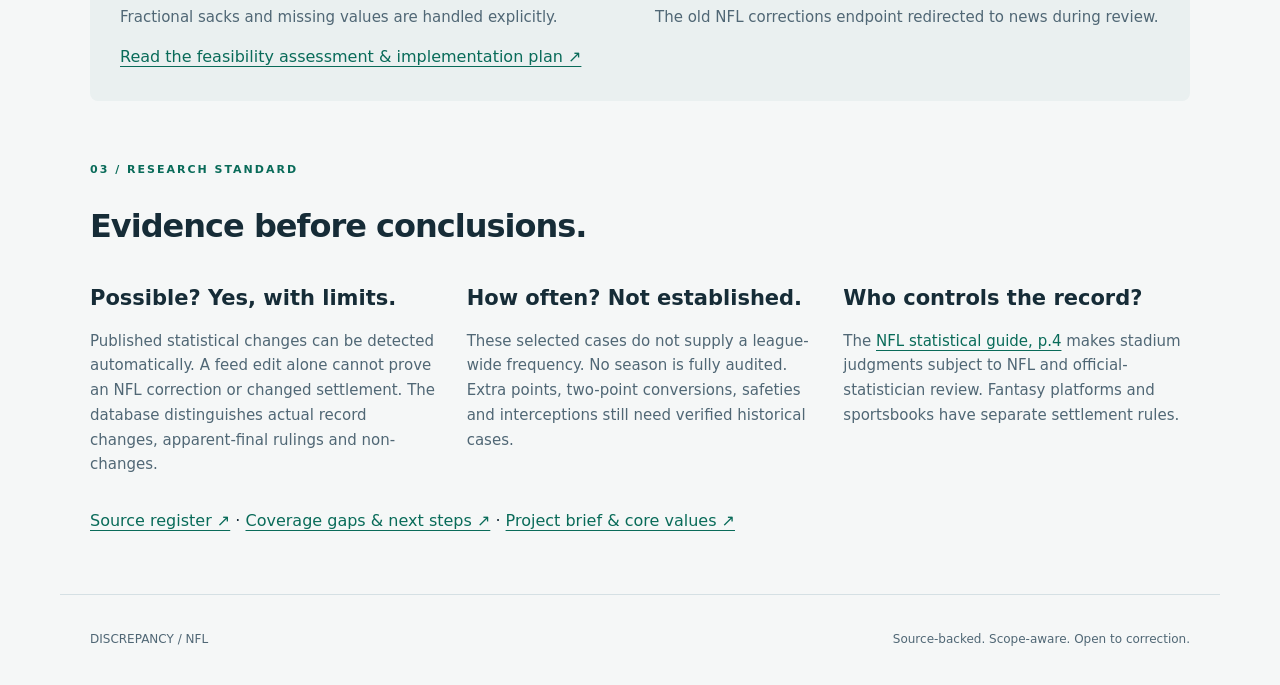
<file: research-seed/template.html>
<!doctype html><html lang="en"><head><meta charset="utf-8"><meta name="viewport" content="width=device-width,initial-scale=1"><meta name="description" content="Source-backed NFL scoring discrepancy research. Historical corrections, numerical changes and honest monitoring limitations."><title>NFL Discrepancy Observatory</title><link rel="stylesheet" href="style.css"><script src="site.js" defer></script></head><body><a class="skip" href="#database">Skip to database</a><header><a class="brand" href="#">◈ <b>DISCREPANCY</b> / NFL</a><nav aria-label="Main"><a href="#database">Case library</a><a href="#monitor">Monitoring</a><a href="#method">Methodology</a><a href="https://github.com/buffedlizard55-lab/SCORINGDISCREPNFL">GitHub ↗</a></nav></header><main><section class="hero"><div class="eyebrow">THE RECORD, AFTER THE WHISTLE</div><h1>Final isn't always<br>the last word.</h1><p class="intro">An evidence-first investigation into NFL scoring and statistical corrections. See what changed, when it changed, and what it could affect.</p><a class="button" href="#database">Explore the evidence ↓</a><p class="subtle">Independent research project · Not affiliated with the NFL</p></section><div class="notice"><b>Research release · October 7, 2026</b><br>Historical seed, not a comprehensive archive or live official feed. Unknowns and conflicting evidence are flagged—not filled in.</div><section class="metrics" aria-label="Dataset scope"><div><strong>12</strong>documented cases</div><div><strong>9</strong>post-game correction reports</div><div><strong>0</strong>fully audited seasons</div><div><strong>Not live</strong>official monitoring</div></section><section id="database"><div class="heading"><div class="eyebrow">01 / CASE LIBRARY</div><h2>Every change has a paper trail.</h2><p>Before and after values, scoped to a play, game or season. Hypothetical market impact is not proof of a changed payout.</p></div><div class="toolbar"><label>Search cases<input id="search" type="search" placeholder="Player, team, statistic…"></label><label>Case type<select id="filter"><option value="">All cases</option><option>Post-game correction</option><option>Reported post-game correction</option><option>Apparent-final reversal</option><option>Acknowledged error; result stands</option><option>Reviewed; no change</option></select></label><a href="data/events.json" download>Download JSON ↗</a></div><p id="count" aria-live="polite">12 cases</p><div id="cases"><!-- CASES --></div><p id="empty" hidden>No cases match. Try another player, team or case type.</p></section><section id="monitor" class="panel"><div class="eyebrow">02 / DETECTION & ALERTS</div><h2>Detect changes. Don't invent certainty.</h2><p class="flag"><b>Blocked — no live official feed connected.</b> No successful baseline, active schedule or notification delivery. This page is a dated research release.</p><div class="columns"><div><h3>What is built</h3><p>A local CSV snapshot detector preserves evidence, compares player/game records and emits unconfirmed change candidates. Fractional sacks and missing values are handled explicitly.</p></div><div><h3>What is still needed</h3><p>Permitted official data, persistent collection, official confirmation, durable notification delivery, market lines and settlement policies. The old NFL corrections endpoint redirected to news during review.</p></div></div><a href="docs/RESEARCH.md">Read the feasibility assessment & implementation plan ↗</a></section><section id="method"><div class="eyebrow">03 / RESEARCH STANDARD</div><h2>Evidence before conclusions.</h2><div class="columns"><div><h3>Possible? Yes, with limits.</h3><p>Published statistical changes can be detected automatically. A feed edit alone cannot prove an NFL correction or changed settlement. The database distinguishes actual record changes, apparent-final rulings and non-changes.</p></div><div><h3>How often? Not established.</h3><p>These selected cases do not supply a league-wide frequency. No season is fully audited. Extra points, two-point conversions, safeties and interceptions still need verified historical cases.</p></div><div><h3>Who controls the record?</h3><p>The <a href="https://www.nflgsis.com/gsis/documentation/stadiumguides/guide_for_statisticians.pdf">NFL statistical guide, p.4</a> makes stadium judgments subject to NFL and official-statistician review. Fantasy platforms and sportsbooks have separate settlement rules.</p></div></div><p><a href="data/sources.json">Source register ↗</a> · <a href="docs/RESEARCH.md">Coverage gaps & next steps ↗</a> · <a href="README.md">Project brief & core values ↗</a></p></section></main><footer>DISCREPANCY / NFL <span>Source-backed. Scope-aware. Open to correction.</span></footer><noscript><p>All evidence is available without JavaScript. Search and filtering require JavaScript.</p></noscript></body></html>
</file>
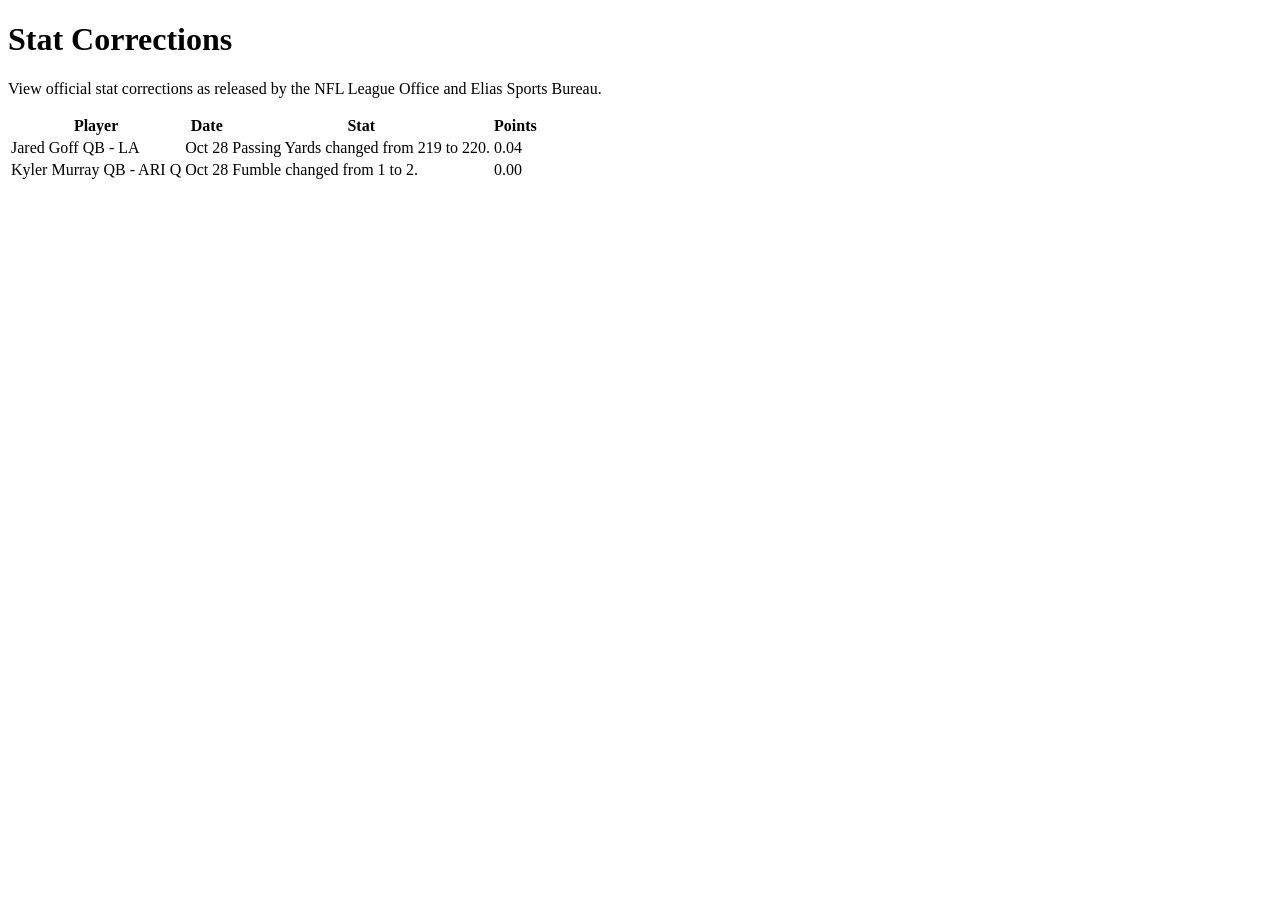
<file: tests/fixtures/stat-corrections-sample.html>
<!doctype html>
<html><body>
<h1>Stat Corrections</h1>
<p>View official stat corrections as released by the NFL League Office and Elias Sports Bureau.</p>
<table>
  <thead><tr><th>Player</th><th>Date</th><th>Stat</th><th>Points</th></tr></thead>
  <tbody>
    <tr><td><a>Jared Goff</a> QB - LA</td><td>Oct 28</td><td>Passing Yards changed from 219 to 220.</td><td>0.04</td></tr>
    <tr><td>Kyler Murray QB - ARI Q</td><td>Oct 28</td><td>Fumble changed from 1 to 2.</td><td>0.00</td></tr>
  </tbody>
</table>
</body></html>
</file>
<file: research-seed/style.css>
:root{color-scheme:light;--ink:#162c37;--muted:#506775;--line:#d5e0e4;--accent:#096b59}*{box-sizing:border-box}html{scroll-behavior:smooth;scroll-padding-top:25px}body{margin:0;background:#f5f7f7;color:var(--ink);font:16px/1.65 system-ui,sans-serif}a{color:var(--accent);text-underline-offset:4px}header,main,footer{max-width:1160px;margin:auto}header{display:flex;justify-content:space-between;align-items:center;padding:28px 30px;border-bottom:1px solid var(--line);gap:20px}.brand{text-decoration:none;letter-spacing:1px;font-size:14px;color:var(--ink)}nav{display:flex;gap:24px;font-size:13px}nav a{text-decoration:none;color:var(--muted)}main{padding:0 30px}.hero{padding:70px 0 42px;max-width:780px}.eyebrow{letter-spacing:2px;font-size:11px;font-weight:750;color:var(--accent)}h1{font-size:clamp(42px,6vw,72px);line-height:1.08;letter-spacing:-3px;margin:20px 0 25px}h2{font-size:32px;line-height:1.25;letter-spacing:-1px}h3{line-height:1.4;font-size:21px;margin:12px 0}.intro{font-size:19px;color:var(--muted);max-width:650px}.button{display:inline-block;background:var(--ink);color:white;padding:12px 22px;text-decoration:none;border-radius:6px;margin:15px 0}.subtle,small{color:var(--muted);font-size:12px}.notice{border-left:3px solid #c48a27;padding:17px 22px;background:#fff8e9;font-size:14px}.metrics{display:grid;grid-template-columns:repeat(4,1fr);padding:30px 0;border-bottom:1px solid var(--line);color:var(--muted);font-size:13px}.metrics div{padding:0 20px;border-right:1px solid var(--line)}.metrics div:first-child{padding-left:0}.metrics strong{display:block;font-size:29px;color:var(--ink)}section[id]{padding-top:60px}.heading{max-width:720px}.heading p{color:var(--muted)}.toolbar{display:flex;align-items:end;gap:20px;margin:30px 0 8px}.toolbar label{display:flex;flex-direction:column;gap:6px;font-size:12px;font-weight:650}.toolbar label:first-child{flex:1}input,select{font:inherit;font-size:15px;padding:12px;background:white;border:1px solid #aabdc5;border-radius:5px;max-width:100%;color:var(--ink)}.toolbar a{font-size:13px;padding-bottom:13px}#count{font-size:13px;color:var(--muted)}article{background:white;border:1px solid var(--line);border-radius:8px;padding:28px;margin:20px 0}.meta{font-size:12px;color:var(--muted);display:flex;justify-content:space-between;gap:10px}.meta span{background:#e8f3ef;color:#14614f;padding:2px 9px;border-radius:4px}.players{color:var(--muted);margin-top:0}.table-wrap{overflow-x:auto}table{width:100%;border-collapse:collapse;font-size:14px;text-align:left}caption{text-align:left;color:var(--muted);font-size:12px;padding:8px 0}th{font-size:11px;text-transform:uppercase;letter-spacing:.5px;background:#f5f8f8}td,th{padding:12px;border-bottom:1px solid var(--line)}td:nth-child(n+3){font-variant-numeric:tabular-nums;font-weight:650}summary{cursor:pointer;color:var(--accent);font-size:14px;font-weight:650}details{border-top:1px solid var(--line);padding-top:16px}details p{font-size:14px}.sources{padding-left:20px}blockquote{font-size:13px;color:var(--muted);margin:8px 0 18px;border-left:2px solid var(--line);padding-left:14px}.flag{background:#fff8e9;padding:12px 16px;color:#684911;font-size:14px}.panel{margin-top:50px;background:#eaf0f0;padding:30px!important;border-radius:8px}.columns{display:grid;grid-template-columns:repeat(auto-fit,minmax(230px,1fr));gap:30px}.columns p{color:var(--muted);font-size:15px}footer{padding:35px 30px;margin-top:60px;border-top:1px solid var(--line);font-size:12px;display:flex;justify-content:space-between;color:var(--muted)}:focus-visible{outline:3px solid #b47509;outline-offset:3px}.skip{position:absolute;top:-80px}.skip:focus{top:5px;background:white;padding:10px}[hidden]{display:none!important}@media(max-width:700px){header{align-items:start;flex-direction:column}nav{flex-wrap:wrap;gap:16px}main{padding:0 20px}.hero{padding-top:45px}.metrics{grid-template-columns:1fr 1fr;gap:20px}.metrics div{padding:0;border:0}.toolbar{align-items:stretch;flex-direction:column}.toolbar a{padding:0}article{padding:18px}.meta{flex-wrap:wrap}h2{font-size:27px}footer{gap:20px;flex-direction:column}}@media(prefers-reduced-motion:reduce){html{scroll-behavior:auto}}
</file>
